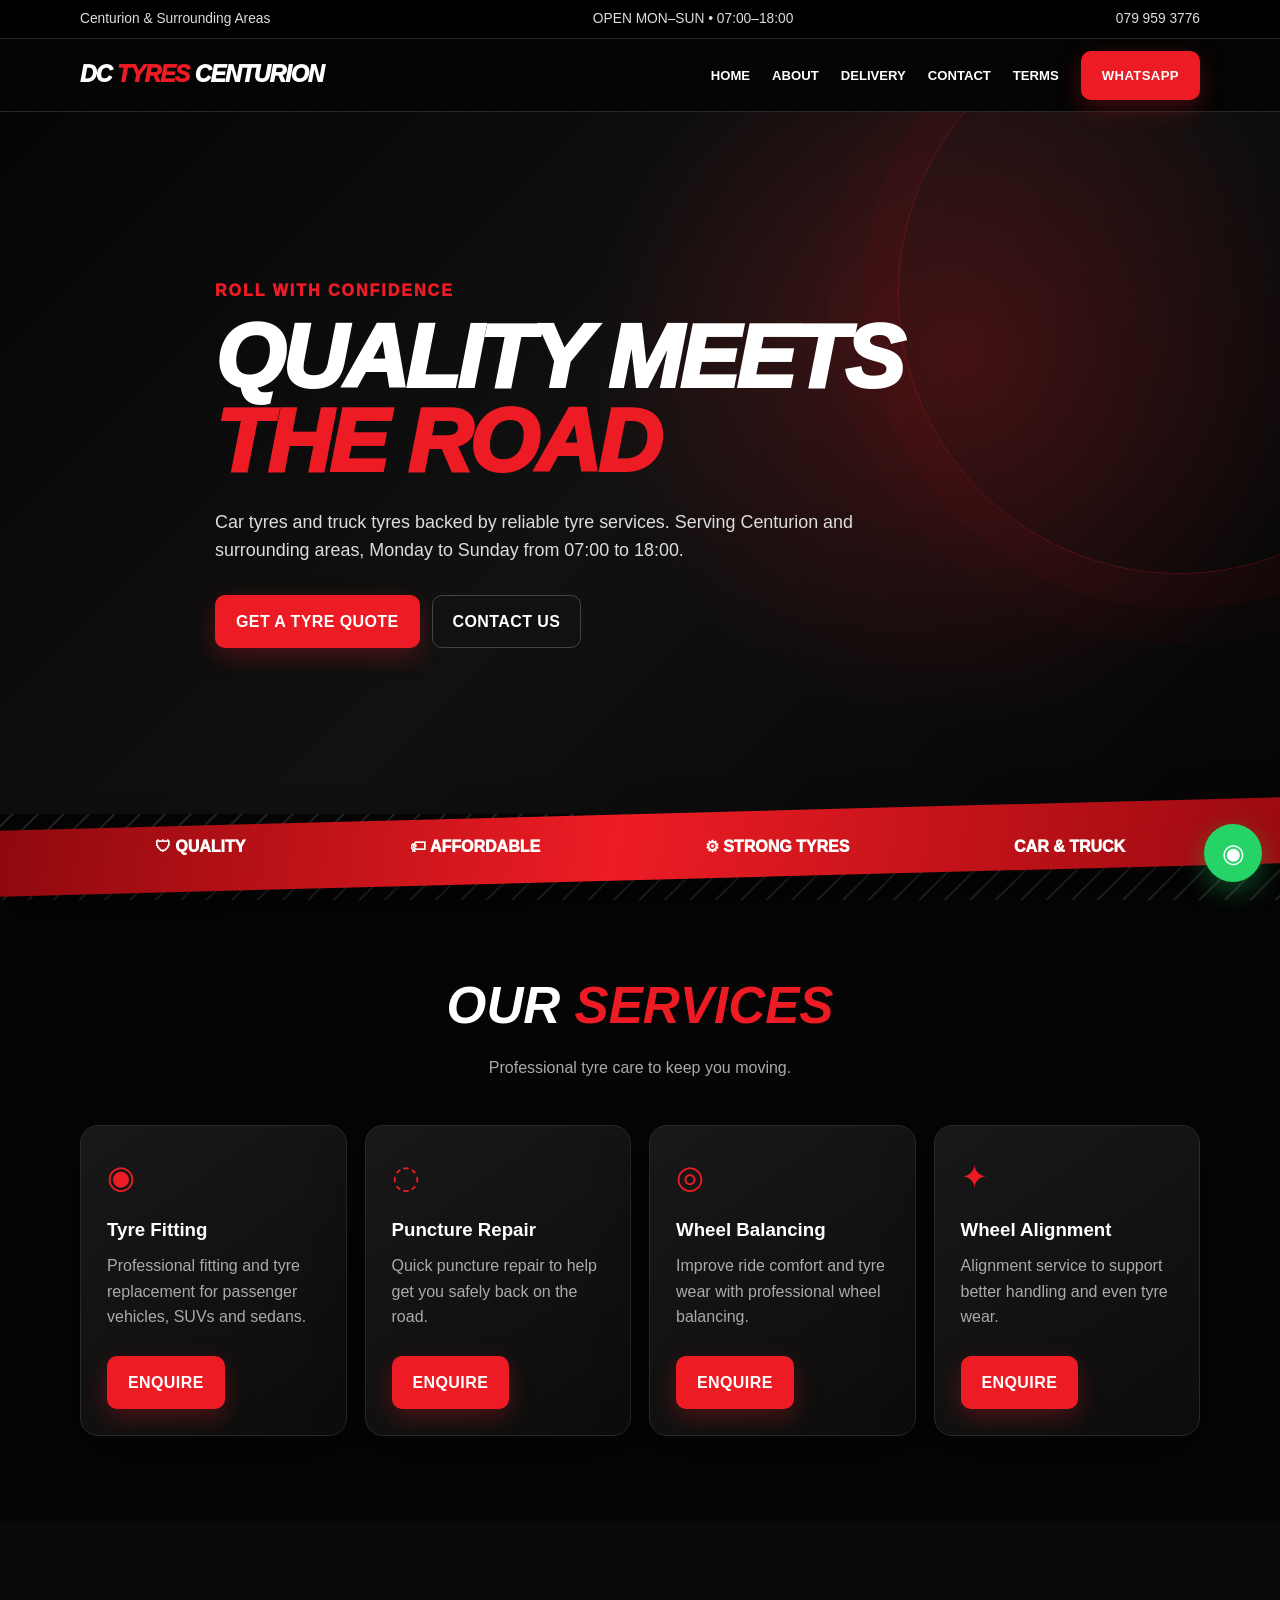
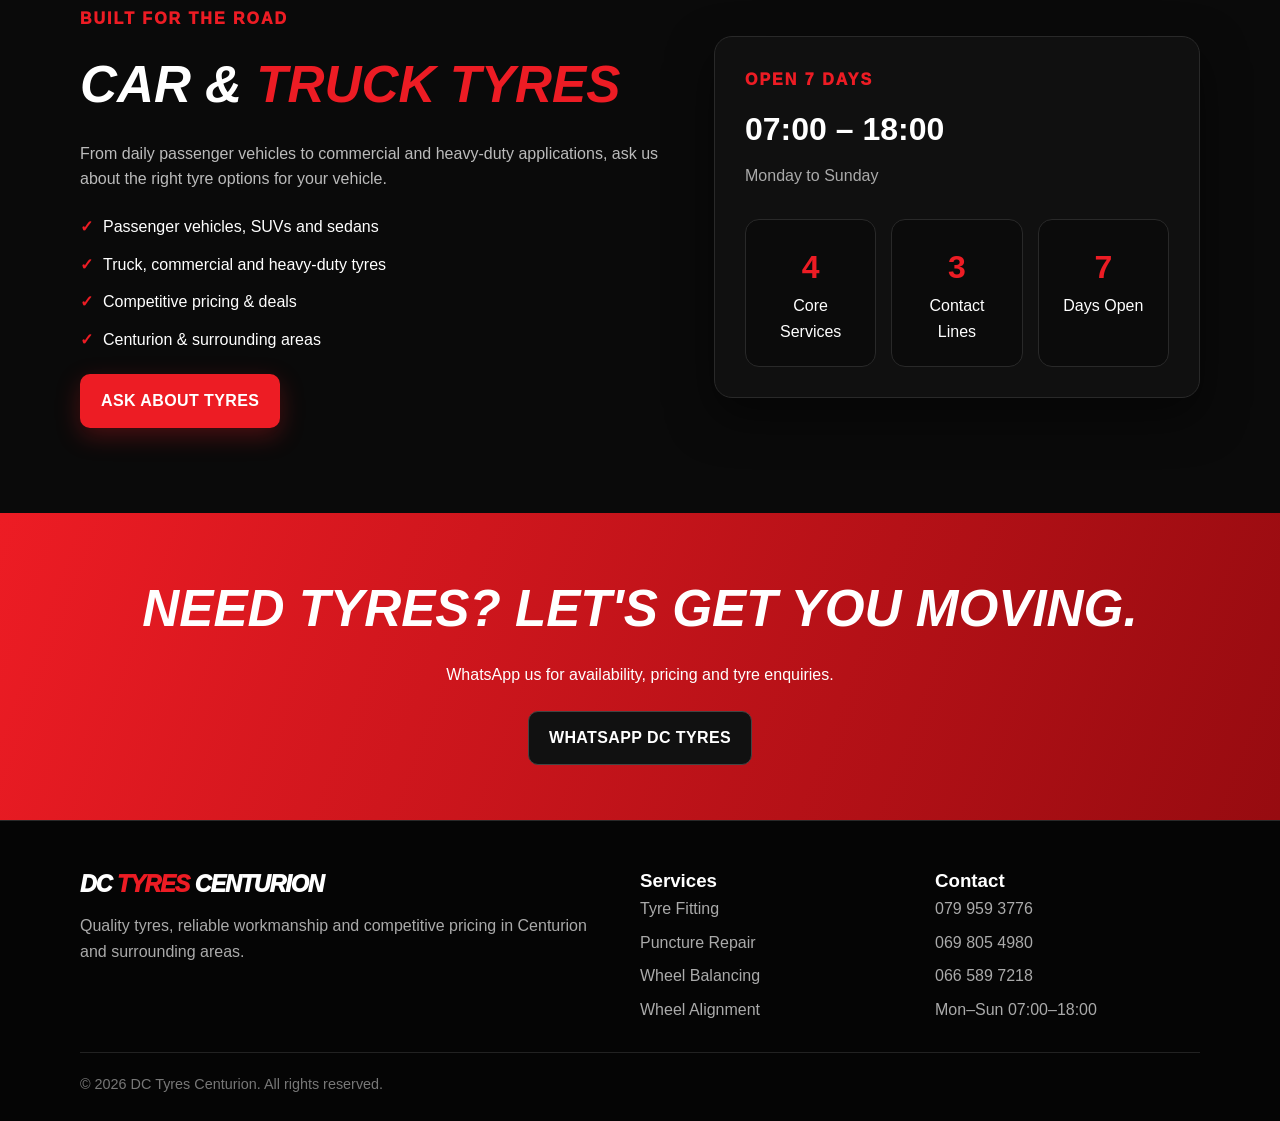
<file: index.html>
<!doctype html><html lang="en"><head><meta charset="utf-8"><meta name="viewport" content="width=device-width,initial-scale=1"><title>DC Tyres Centurion | Quality Meets The Road</title><meta name="description" content="DC Tyres Centurion - car and truck tyres, fitting, puncture repair, wheel balancing and alignment."><link rel="stylesheet" href="style.css"></head><body><div class="topbar"><div class="container"><span> Centurion & Surrounding Areas</span><span class="hide-mobile">OPEN MON–SUN • 07:00–18:00</span><span> 079 959 3776</span></div></div>
<nav class="nav"><div class="container nav-inner"><a class="logo" href="index.html">DC <span>TYRES</span> CENTURION</a><button class="menu">☰</button><div class="nav-links"><a href="index.html">Home</a><a href="about.html">About</a><a href="delivery.html">Delivery</a><a href="contact.html">Contact</a><a href="terms.html">Terms</a><a class="btn btn-red" data-wa="Hello DC Tyres Centurion, I would like to enquire about tyres.">WhatsApp</a></div></div></nav>
<header class="hero"><div class="container hero-content reveal"><div class="kicker">Roll With Confidence</div><h1>Quality Meets <span>The Road</span></h1><p>Car tyres and truck tyres backed by reliable tyre services. Serving Centurion and surrounding areas, Monday to Sunday from 07:00 to 18:00.</p><div class="buttons"><a class="btn btn-red" data-wa="Hello DC Tyres Centurion, I need a tyre quote. Please assist me with availability and pricing.">Get a Tyre Quote</a><a class="btn btn-dark" href="contact.html">Contact Us</a></div></div></header>
<div class="stripe"><div class="container stripe-inner"><span>🛡 Quality</span><span>🏷 Affordable</span><span>⚙ Strong Tyres</span><span> Car & Truck</span></div></div>
<section class="section"><div class="container"><div class="section-title reveal"><h2>Our <span>Services</span></h2><p>Professional tyre care to keep you moving.</p></div><div class="grid">
<div class="card reveal"><div class="icon">◉</div><h3>Tyre Fitting</h3><p>Professional fitting and tyre replacement for passenger vehicles, SUVs and sedans.</p><br><a class="btn btn-red" data-wa="Hello DC Tyres Centurion, I need tyre fitting and replacement.">Enquire</a></div>
<div class="card reveal"><div class="icon">◌</div><h3>Puncture Repair</h3><p>Quick puncture repair to help get you safely back on the road.</p><br><a class="btn btn-red" data-wa="Hello DC Tyres Centurion, I need a puncture repair. Please assist.">Enquire</a></div>
<div class="card reveal"><div class="icon">◎</div><h3>Wheel Balancing</h3><p>Improve ride comfort and tyre wear with professional wheel balancing.</p><br><a class="btn btn-red" data-wa="Hello DC Tyres Centurion, I need wheel balancing. Please assist with pricing and availability.">Enquire</a></div>
<div class="card reveal"><div class="icon">✦</div><h3>Wheel Alignment</h3><p>Alignment service to support better handling and even tyre wear.</p><br><a class="btn btn-red" data-wa="Hello DC Tyres Centurion, I need wheel alignment. Please assist.">Enquire</a></div>
</div></div></section>
<section class="section" style="background:#0a0a0a"><div class="container split"><div class="reveal"><div class="kicker">Built For The Road</div><h2 style="font-size:clamp(2rem,4vw,3.5rem);font-style:italic;text-transform:uppercase">Car & <span style="color:var(--red)">Truck Tyres</span></h2><p style="color:#bbb;margin-top:15px">From daily passenger vehicles to commercial and heavy-duty applications, ask us about the right tyre options for your vehicle.</p><ul class="checks"><li>Passenger vehicles, SUVs and sedans</li><li>Truck, commercial and heavy-duty tyres</li><li>Competitive pricing & deals</li><li>Centurion & surrounding areas</li></ul><a class="btn btn-red" data-wa="Hello DC Tyres Centurion, I would like to know which tyres you have available.">Ask About Tyres</a></div><div class="panel reveal"><div class="kicker">OPEN 7 DAYS</div><h3 style="font-size:2rem">07:00 – 18:00</h3><p style="color:#aaa;margin:8px 0 20px">Monday to Sunday</p><div class="stats"><div class="stat"><strong>4</strong><span>Core Services</span></div><div class="stat"><strong>3</strong><span>Contact Lines</span></div><div class="stat"><strong>7</strong><span>Days Open</span></div></div></div></div></section>
<section class="cta"><div class="container"><h2>Need Tyres? Let's Get You Moving.</h2><p style="margin:12px 0 24px">WhatsApp us for availability, pricing and tyre enquiries.</p><a class="btn btn-dark" data-wa="Hello DC Tyres Centurion, I need help choosing tyres for my vehicle.">WhatsApp DC Tyres</a></div></section><footer class="footer"><div class="container footer-grid"><div><div class="logo">DC <span>TYRES</span> CENTURION</div><p style="margin-top:10px">Quality tyres, reliable workmanship and competitive pricing in Centurion and surrounding areas.</p></div><div><h3>Services</h3><ul><li>Tyre Fitting</li><li>Puncture Repair</li><li>Wheel Balancing</li><li>Wheel Alignment</li></ul></div><div><h3>Contact</h3><ul><li>079 959 3776</li><li>069 805 4980</li><li>066 589 7218</li><li>Mon–Sun 07:00–18:00</li></ul></div></div><div class="container copyright">© 2026 DC Tyres Centurion. All rights reserved.</div></footer><a class="float-wa" data-wa="Hello DC Tyres Centurion, I need help with my tyres.">◉</a><script src="script.js"></script></body></html>
</file>
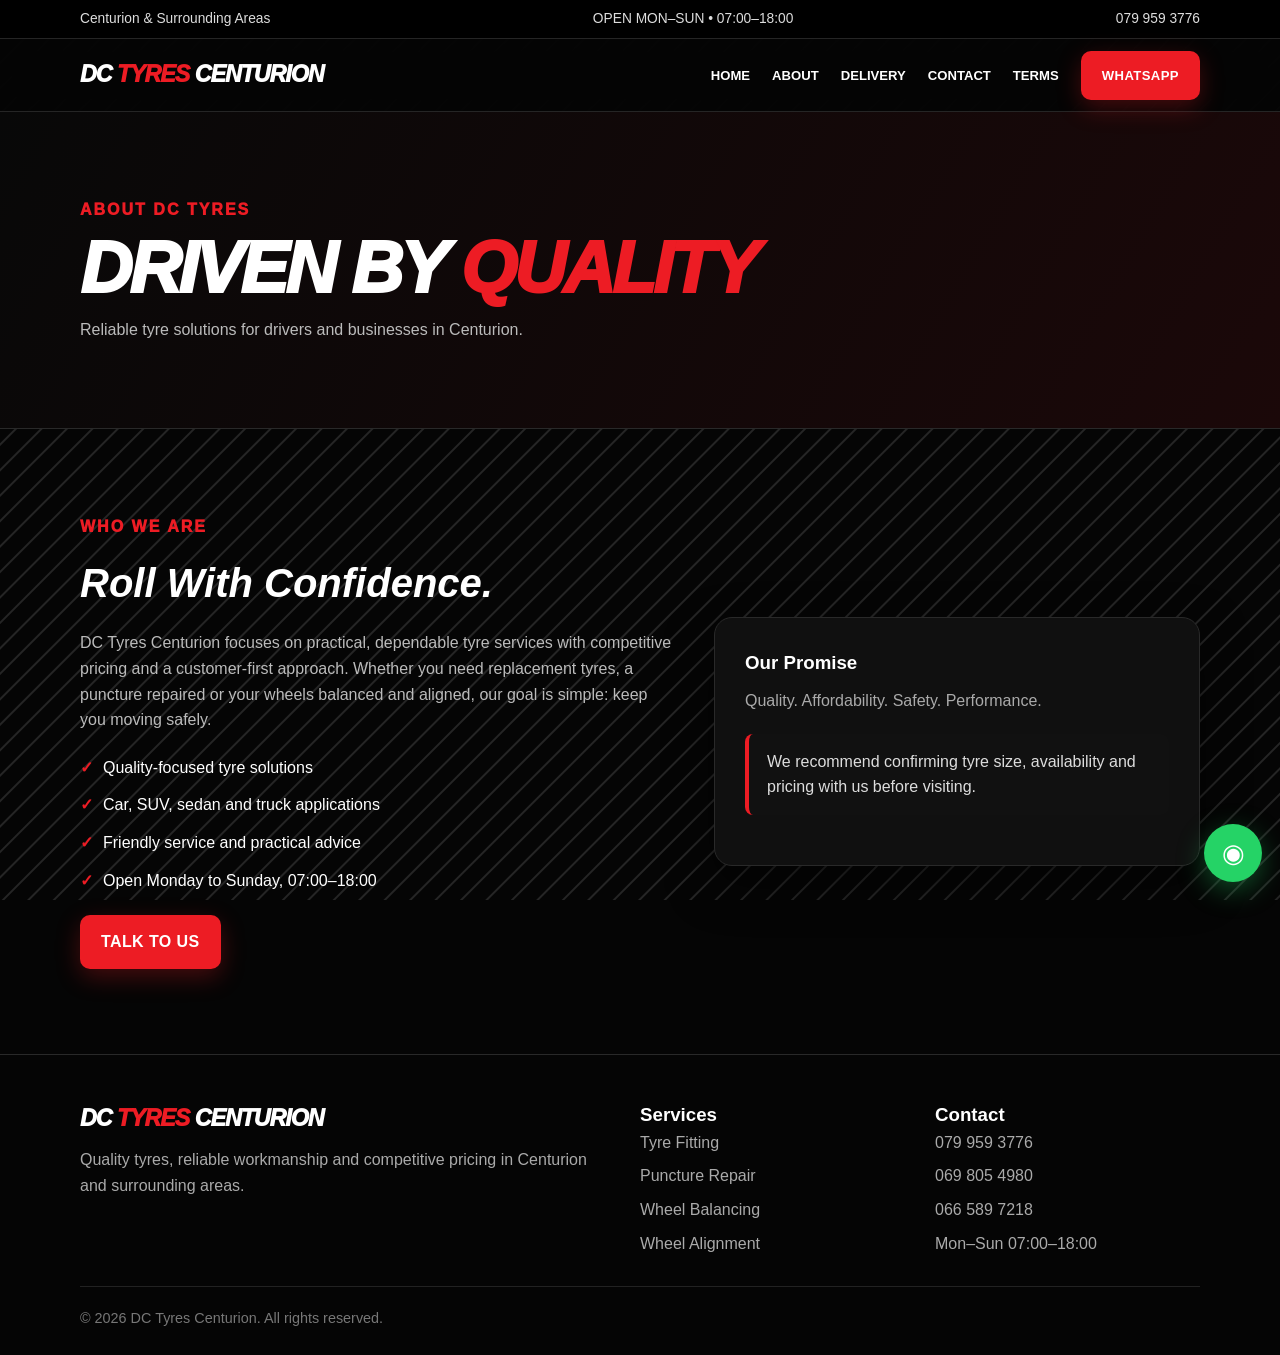
<file: about.html>
<!doctype html><html lang="en"><head><meta charset="utf-8"><meta name="viewport" content="width=device-width,initial-scale=1"><title>About | DC Tyres Centurion</title><link rel="stylesheet" href="style.css"></head><body><div class="topbar"><div class="container"><span> Centurion & Surrounding Areas</span><span class="hide-mobile">OPEN MON–SUN • 07:00–18:00</span><span> 079 959 3776</span></div></div>
<nav class="nav"><div class="container nav-inner"><a class="logo" href="index.html">DC <span>TYRES</span> CENTURION</a><button class="menu">☰</button><div class="nav-links"><a href="index.html">Home</a><a href="about.html">About</a><a href="delivery.html">Delivery</a><a href="contact.html">Contact</a><a href="terms.html">Terms</a><a class="btn btn-red" data-wa="Hello DC Tyres Centurion, I would like to enquire about tyres.">WhatsApp</a></div></div></nav><header class="page-hero"><div class="container reveal"><div class="kicker">About DC Tyres</div><h1>Driven By <span style="color:var(--red)">Quality</span></h1><p style="color:#bbb;margin-top:15px">Reliable tyre solutions for drivers and businesses in Centurion.</p></div></header>
<section class="section"><div class="container split"><div class="reveal"><div class="kicker">Who We Are</div><h2 style="font-size:2.5rem;font-style:italic">Roll With Confidence.</h2><p style="color:#bbb;margin:15px 0">DC Tyres Centurion focuses on practical, dependable tyre services with competitive pricing and a customer-first approach. Whether you need replacement tyres, a puncture repaired or your wheels balanced and aligned, our goal is simple: keep you moving safely.</p><ul class="checks"><li>Quality-focused tyre solutions</li><li>Car, SUV, sedan and truck applications</li><li>Friendly service and practical advice</li><li>Open Monday to Sunday, 07:00–18:00</li></ul><a class="btn btn-red" data-wa="Hello DC Tyres Centurion, I would like to speak to someone about your tyre services.">Talk To Us</a></div><div class="panel reveal"><h3>Our Promise</h3><p style="color:#aaa;margin-top:10px">Quality. Affordability. Safety. Performance.</p><div class="notice">We recommend confirming tyre size, availability and pricing with us before visiting.</div></div></div></section><footer class="footer"><div class="container footer-grid"><div><div class="logo">DC <span>TYRES</span> CENTURION</div><p style="margin-top:10px">Quality tyres, reliable workmanship and competitive pricing in Centurion and surrounding areas.</p></div><div><h3>Services</h3><ul><li>Tyre Fitting</li><li>Puncture Repair</li><li>Wheel Balancing</li><li>Wheel Alignment</li></ul></div><div><h3>Contact</h3><ul><li>079 959 3776</li><li>069 805 4980</li><li>066 589 7218</li><li>Mon–Sun 07:00–18:00</li></ul></div></div><div class="container copyright">© 2026 DC Tyres Centurion. All rights reserved.</div></footer><a class="float-wa" data-wa="Hello DC Tyres Centurion, I need help with my tyres.">◉</a><script src="script.js"></script></body></html>
</file>
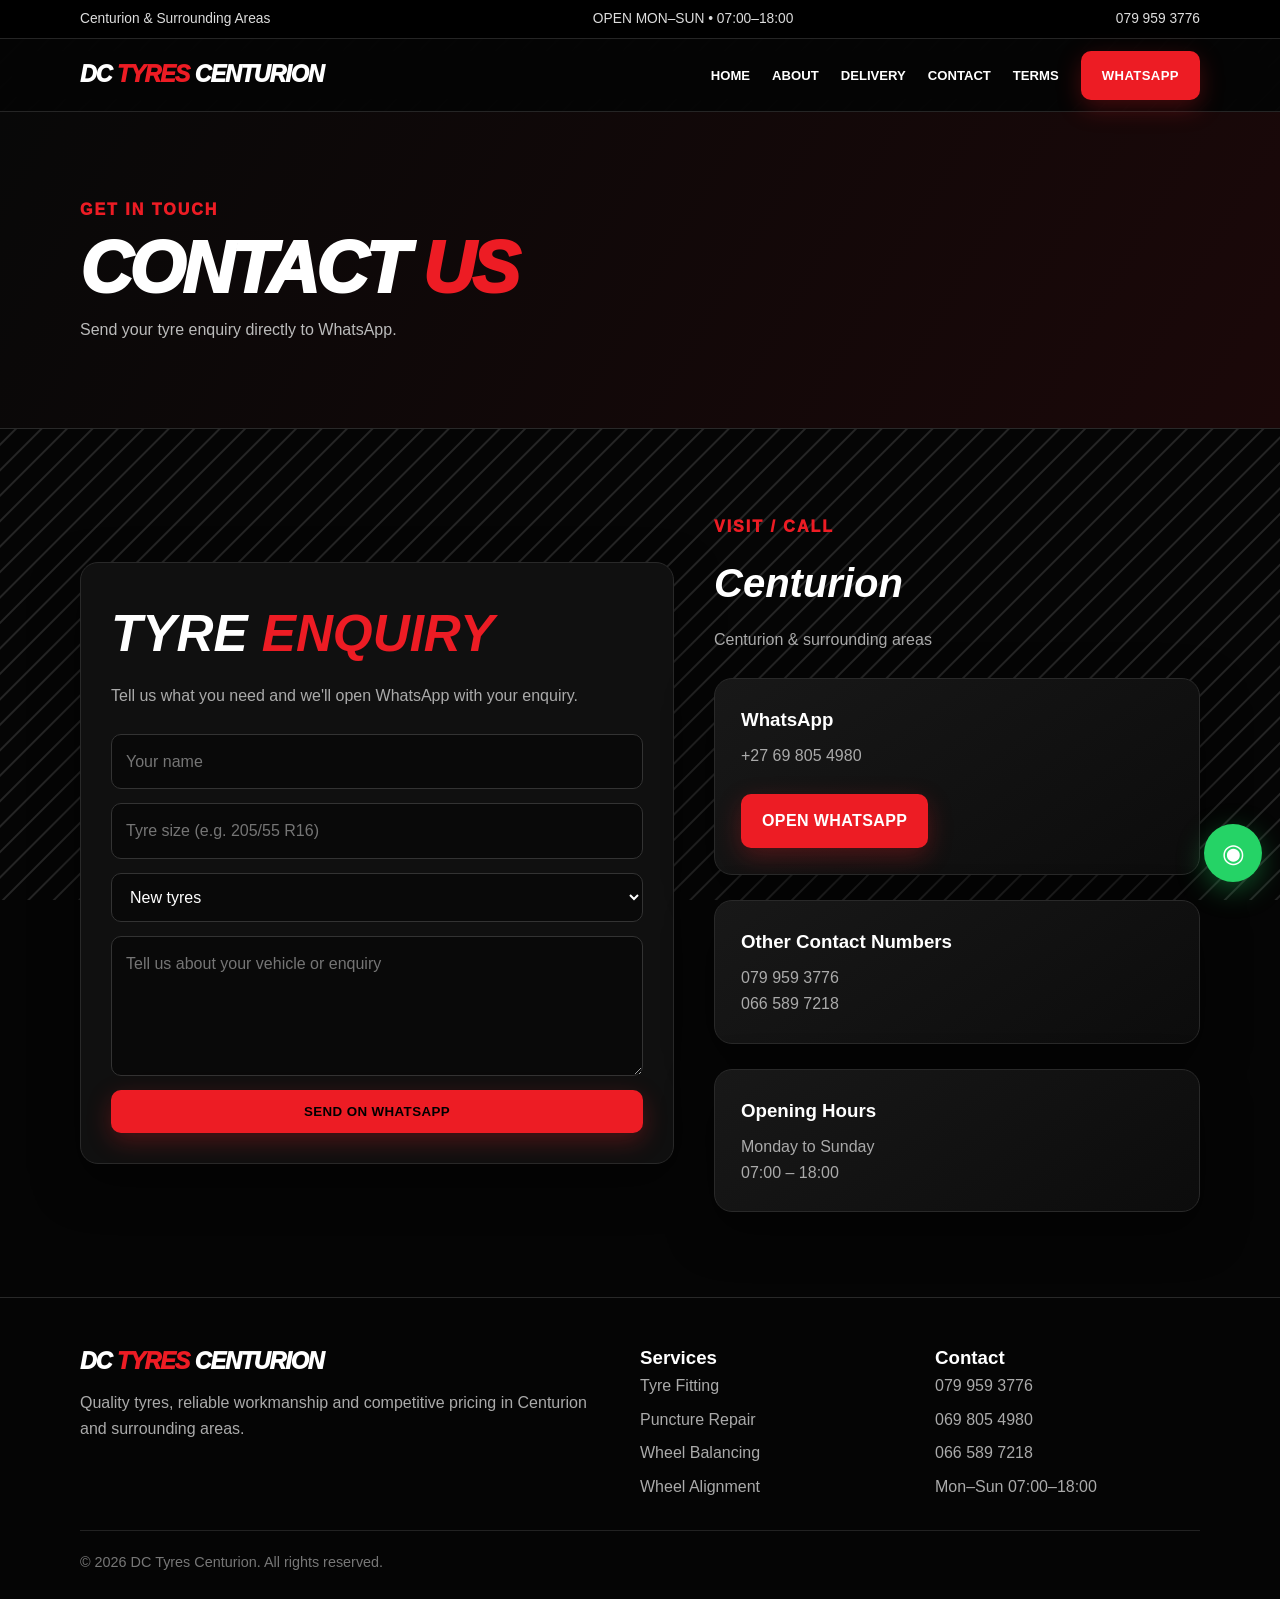
<file: contact.html>
<!doctype html><html lang="en"><head><meta charset="utf-8"><meta name="viewport" content="width=device-width,initial-scale=1"><title>Contact | DC Tyres Centurion</title><link rel="stylesheet" href="style.css"></head><body><div class="topbar"><div class="container"><span> Centurion & Surrounding Areas</span><span class="hide-mobile">OPEN MON–SUN • 07:00–18:00</span><span> 079 959 3776</span></div></div>
<nav class="nav"><div class="container nav-inner"><a class="logo" href="index.html">DC <span>TYRES</span> CENTURION</a><button class="menu">☰</button><div class="nav-links"><a href="index.html">Home</a><a href="about.html">About</a><a href="delivery.html">Delivery</a><a href="contact.html">Contact</a><a href="terms.html">Terms</a><a class="btn btn-red" data-wa="Hello DC Tyres Centurion, I would like to enquire about tyres.">WhatsApp</a></div></div></nav><header class="page-hero"><div class="container reveal"><div class="kicker">Get In Touch</div><h1>Contact <span style="color:var(--red)">Us</span></h1><p style="color:#bbb;margin-top:15px">Send your tyre enquiry directly to WhatsApp.</p></div></header>
<section class="section"><div class="container split"><div class="panel reveal"><div class="section-title" style="text-align:left;margin-bottom:25px"><h2>Tyre <span>Enquiry</span></h2><p>Tell us what you need and we'll open WhatsApp with your enquiry.</p></div><form class="form wa-form"><input name="name" placeholder="Your name"><input name="size" placeholder="Tyre size (e.g. 205/55 R16)"><select name="service"><option>New tyres</option><option>Tyre fitting & replacement</option><option>Puncture repair</option><option>Wheel balancing</option><option>Wheel alignment</option><option>Truck tyres</option><option>Other</option></select><textarea name="message" placeholder="Tell us about your vehicle or enquiry"></textarea><button class="btn btn-red" type="submit">Send On WhatsApp</button></form></div><div class="reveal"><div class="kicker">Visit / Call</div><h2 style="font-size:2.5rem;font-style:italic">Centurion</h2><p style="color:#aaa;margin:12px 0 25px">Centurion & surrounding areas</p><div class="card"><h3>WhatsApp</h3><p>+27 69 805 4980</p><br><a class="btn btn-red" data-wa="Hello DC Tyres Centurion, I would like to enquire about your tyres and services.">Open WhatsApp</a></div><br><div class="card"><h3>Other Contact Numbers</h3><p>079 959 3776<br>066 589 7218</p></div><br><div class="card"><h3>Opening Hours</h3><p>Monday to Sunday<br>07:00 – 18:00</p></div></div></div></section><footer class="footer"><div class="container footer-grid"><div><div class="logo">DC <span>TYRES</span> CENTURION</div><p style="margin-top:10px">Quality tyres, reliable workmanship and competitive pricing in Centurion and surrounding areas.</p></div><div><h3>Services</h3><ul><li>Tyre Fitting</li><li>Puncture Repair</li><li>Wheel Balancing</li><li>Wheel Alignment</li></ul></div><div><h3>Contact</h3><ul><li>079 959 3776</li><li>069 805 4980</li><li>066 589 7218</li><li>Mon–Sun 07:00–18:00</li></ul></div></div><div class="container copyright">© 2026 DC Tyres Centurion. All rights reserved.</div></footer><a class="float-wa" data-wa="Hello DC Tyres Centurion, I need help with my tyres.">◉</a><script src="script.js"></script></body></html>
</file>
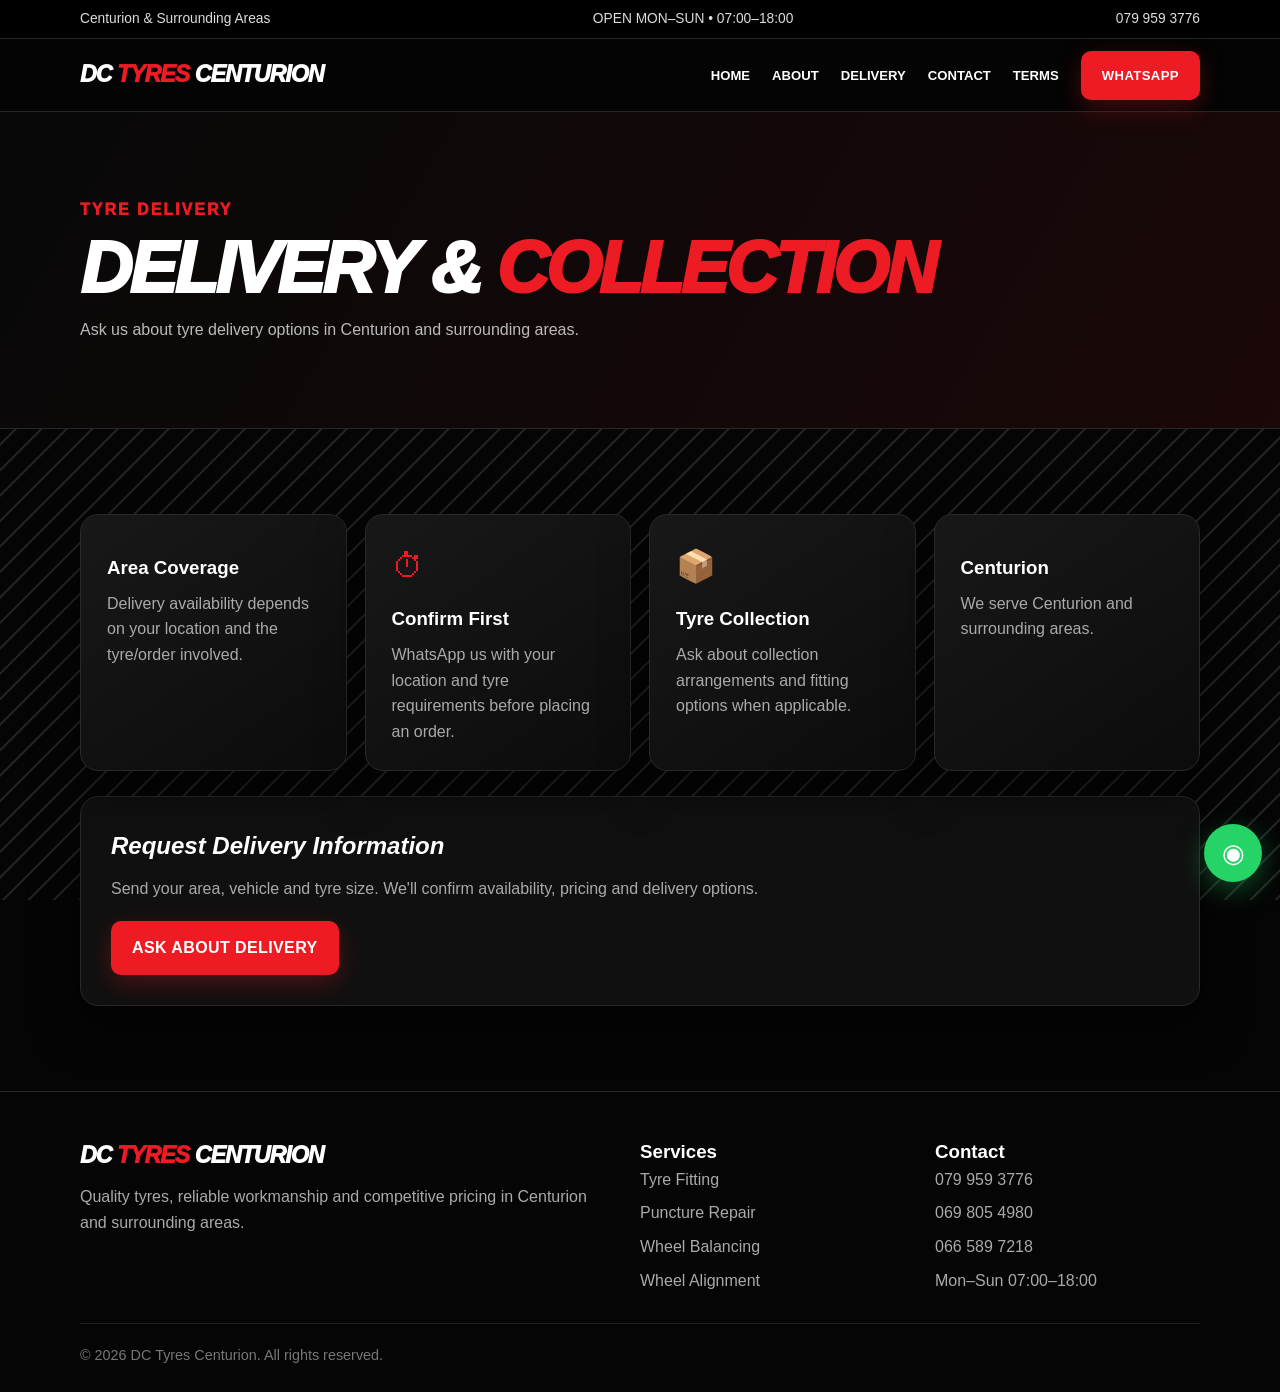
<file: delivery.html>
<!doctype html><html lang="en"><head><meta charset="utf-8"><meta name="viewport" content="width=device-width,initial-scale=1"><title>Delivery | DC Tyres Centurion</title><link rel="stylesheet" href="style.css"></head><body><div class="topbar"><div class="container"><span> Centurion & Surrounding Areas</span><span class="hide-mobile">OPEN MON–SUN • 07:00–18:00</span><span> 079 959 3776</span></div></div>
<nav class="nav"><div class="container nav-inner"><a class="logo" href="index.html">DC <span>TYRES</span> CENTURION</a><button class="menu">☰</button><div class="nav-links"><a href="index.html">Home</a><a href="about.html">About</a><a href="delivery.html">Delivery</a><a href="contact.html">Contact</a><a href="terms.html">Terms</a><a class="btn btn-red" data-wa="Hello DC Tyres Centurion, I would like to enquire about tyres.">WhatsApp</a></div></div></nav><header class="page-hero"><div class="container reveal"><div class="kicker">Tyre Delivery</div><h1>Delivery & <span style="color:var(--red)">Collection</span></h1><p style="color:#bbb;margin-top:15px">Ask us about tyre delivery options in Centurion and surrounding areas.</p></div></header>
<section class="section"><div class="container"><div class="grid"><div class="card reveal"><div class="icon"></div><h3>Area Coverage</h3><p>Delivery availability depends on your location and the tyre/order involved.</p></div><div class="card reveal"><div class="icon">⏱</div><h3>Confirm First</h3><p>WhatsApp us with your location and tyre requirements before placing an order.</p></div><div class="card reveal"><div class="icon">📦</div><h3>Tyre Collection</h3><p>Ask about collection arrangements and fitting options when applicable.</p></div><div class="card reveal"><div class="icon"></div><h3>Centurion</h3><p>We serve Centurion and surrounding areas.</p></div></div><div class="panel reveal" style="margin-top:25px"><h2 style="font-style:italic">Request Delivery Information</h2><p style="color:#aaa;margin:10px 0 20px">Send your area, vehicle and tyre size. We'll confirm availability, pricing and delivery options.</p><a class="btn btn-red" data-wa="Hello DC Tyres Centurion, I would like to ask about tyre delivery. My area is __ and my tyre size is __.">Ask About Delivery</a></div></div></section><footer class="footer"><div class="container footer-grid"><div><div class="logo">DC <span>TYRES</span> CENTURION</div><p style="margin-top:10px">Quality tyres, reliable workmanship and competitive pricing in Centurion and surrounding areas.</p></div><div><h3>Services</h3><ul><li>Tyre Fitting</li><li>Puncture Repair</li><li>Wheel Balancing</li><li>Wheel Alignment</li></ul></div><div><h3>Contact</h3><ul><li>079 959 3776</li><li>069 805 4980</li><li>066 589 7218</li><li>Mon–Sun 07:00–18:00</li></ul></div></div><div class="container copyright">© 2026 DC Tyres Centurion. All rights reserved.</div></footer><a class="float-wa" data-wa="Hello DC Tyres Centurion, I need help with my tyres.">◉</a><script src="script.js"></script></body></html>
</file>
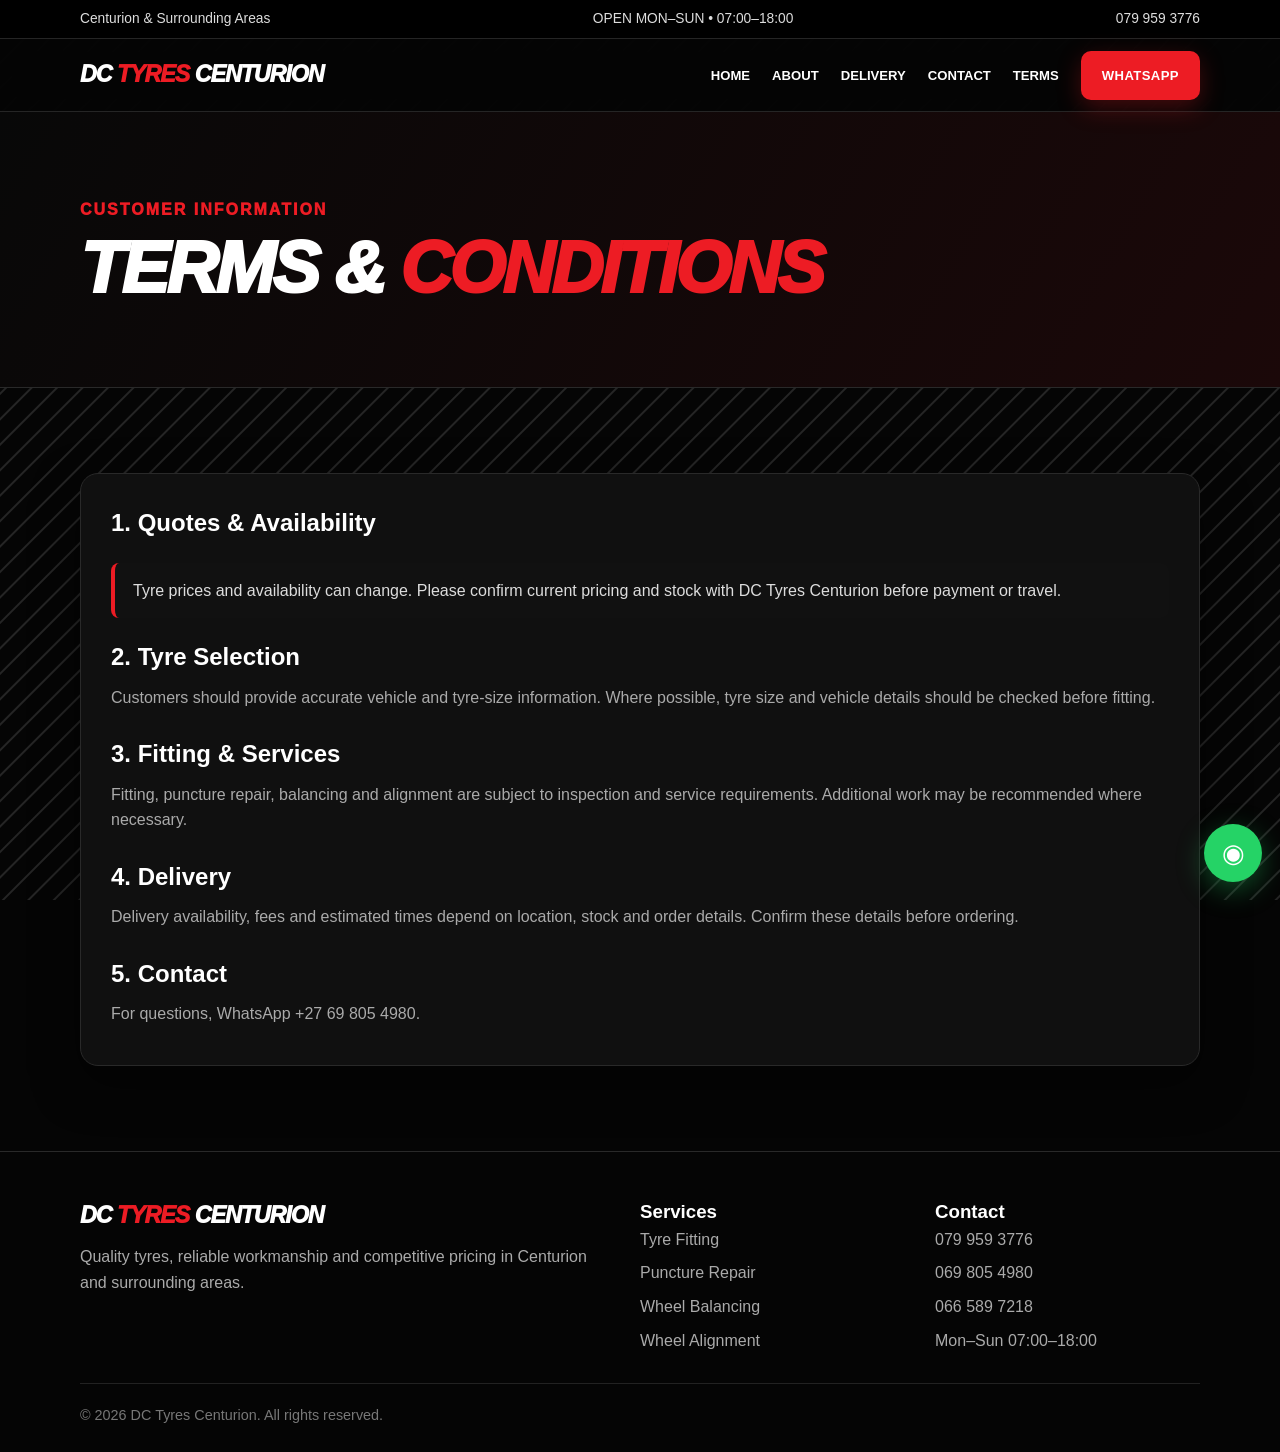
<file: terms.html>
<!doctype html><html lang="en"><head><meta charset="utf-8"><meta name="viewport" content="width=device-width,initial-scale=1"><title>Terms | DC Tyres Centurion</title><link rel="stylesheet" href="style.css"></head><body><div class="topbar"><div class="container"><span> Centurion & Surrounding Areas</span><span class="hide-mobile">OPEN MON–SUN • 07:00–18:00</span><span> 079 959 3776</span></div></div>
<nav class="nav"><div class="container nav-inner"><a class="logo" href="index.html">DC <span>TYRES</span> CENTURION</a><button class="menu">☰</button><div class="nav-links"><a href="index.html">Home</a><a href="about.html">About</a><a href="delivery.html">Delivery</a><a href="contact.html">Contact</a><a href="terms.html">Terms</a><a class="btn btn-red" data-wa="Hello DC Tyres Centurion, I would like to enquire about tyres.">WhatsApp</a></div></div></nav><header class="page-hero"><div class="container reveal"><div class="kicker">Customer Information</div><h1>Terms & <span style="color:var(--red)">Conditions</span></h1></div></header>
<section class="section"><div class="container panel reveal"><h2>1. Quotes & Availability</h2><p class="notice">Tyre prices and availability can change. Please confirm current pricing and stock with DC Tyres Centurion before payment or travel.</p><h2>2. Tyre Selection</h2><p style="color:#aaa;margin:8px 0 25px">Customers should provide accurate vehicle and tyre-size information. Where possible, tyre size and vehicle details should be checked before fitting.</p><h2>3. Fitting & Services</h2><p style="color:#aaa;margin:8px 0 25px">Fitting, puncture repair, balancing and alignment are subject to inspection and service requirements. Additional work may be recommended where necessary.</p><h2>4. Delivery</h2><p style="color:#aaa;margin:8px 0 25px">Delivery availability, fees and estimated times depend on location, stock and order details. Confirm these details before ordering.</p><h2>5. Contact</h2><p style="color:#aaa;margin:8px 0">For questions, WhatsApp +27 69 805 4980.</p></div></section><footer class="footer"><div class="container footer-grid"><div><div class="logo">DC <span>TYRES</span> CENTURION</div><p style="margin-top:10px">Quality tyres, reliable workmanship and competitive pricing in Centurion and surrounding areas.</p></div><div><h3>Services</h3><ul><li>Tyre Fitting</li><li>Puncture Repair</li><li>Wheel Balancing</li><li>Wheel Alignment</li></ul></div><div><h3>Contact</h3><ul><li>079 959 3776</li><li>069 805 4980</li><li>066 589 7218</li><li>Mon–Sun 07:00–18:00</li></ul></div></div><div class="container copyright">© 2026 DC Tyres Centurion. All rights reserved.</div></footer><a class="float-wa" data-wa="Hello DC Tyres Centurion, I need help with my tyres.">◉</a><script src="script.js"></script></body></html>
</file>
<file: style.css>
:root{
  --red:#ed1c24;--red2:#b90f16;--black:#050505;--dark:#0d0d0d;
  --panel:#151515;--white:#fff;--muted:#bdbdbd;--line:#292929;
  --shadow:0 18px 45px rgba(0,0,0,.5);--radius:18px;
}
*{box-sizing:border-box;margin:0;padding:0}
html{scroll-behavior:smooth}
body{font-family:Arial,Helvetica,sans-serif;background:var(--black);color:var(--white);line-height:1.6;overflow-x:hidden}
body:before{content:"";position:fixed;inset:0;pointer-events:none;opacity:.13;background:repeating-linear-gradient(135deg,transparent 0 7px,#fff 8px 9px,transparent 10px 18px);z-index:-2}
a{color:inherit;text-decoration:none}.container{width:min(1120px,92%);margin:auto}
.topbar{background:#000;border-bottom:1px solid #252525;padding:8px 0;font-size:.86rem;color:#ddd}
.topbar .container{display:flex;justify-content:space-between;gap:15px}
.nav{position:sticky;top:0;z-index:1000;background:rgba(5,5,5,.92);backdrop-filter:blur(12px);border-bottom:1px solid #252525}
.nav-inner{min-height:72px;display:flex;align-items:center;justify-content:space-between;gap:20px}
.logo{font-weight:1000;font-style:italic;letter-spacing:-1px;font-size:1.45rem}.logo span{color:var(--red)}
.nav-links{display:flex;gap:22px;align-items:center}.nav-links a{font-weight:800;text-transform:uppercase;font-size:.82rem;transition:.25s}.nav-links a:hover{color:var(--red)}
.menu{display:none;background:none;border:1px solid #444;color:#fff;padding:9px 12px;border-radius:8px}
.btn{display:inline-flex;align-items:center;justify-content:center;gap:8px;padding:13px 20px;border-radius:10px;font-weight:900;text-transform:uppercase;letter-spacing:.4px;border:1px solid transparent;cursor:pointer;transition:.25s}
.btn-red{background:var(--red);box-shadow:0 8px 25px rgba(237,28,36,.28)}.btn-red:hover{transform:translateY(-3px);background:#ff2d34}
.btn-dark{background:#111;border-color:#444}.btn-dark:hover{border-color:var(--red);transform:translateY(-3px)}
.hero{min-height:78vh;display:grid;place-items:center;position:relative;overflow:hidden;background:
radial-gradient(circle at 75% 35%,rgba(237,28,36,.24),transparent 35%),
linear-gradient(135deg,#050505 0%,#111 50%,#050505 100%)}
.hero:after{content:"";position:absolute;width:560px;height:560px;border:1px solid rgba(237,28,36,.25);border-radius:50%;right:-180px;top:-100px;box-shadow:0 0 0 35px rgba(237,28,36,.03),0 0 0 70px rgba(237,28,36,.02)}
.hero-content{position:relative;z-index:2;padding:90px 0;max-width:850px}
.kicker{color:var(--red);font-weight:1000;text-transform:uppercase;letter-spacing:2px;margin-bottom:12px}
h1{font-size:clamp(2.6rem,7vw,5.9rem);line-height:.94;text-transform:uppercase;font-style:italic;font-weight:1000;letter-spacing:-3px}
h1 span{color:var(--red)}
.hero p{max-width:720px;color:#ddd;font-size:1.12rem;margin:24px 0 30px}
.buttons{display:flex;gap:12px;flex-wrap:wrap}
.stripe{background:linear-gradient(100deg,#8e090d,#ed1c24 48%,#9b0a10);padding:20px 0;transform:skewY(-1.5deg);box-shadow:var(--shadow)}
.stripe-inner{transform:skewY(1.5deg);display:flex;justify-content:space-around;gap:15px;flex-wrap:wrap;text-transform:uppercase;font-weight:1000}
.section{padding:85px 0}.section-title{text-align:center;margin-bottom:45px}.section-title h2{font-size:clamp(2rem,4vw,3.3rem);font-style:italic;text-transform:uppercase}.section-title h2 span{color:var(--red)}.section-title p{color:#aaa;margin-top:8px}
.grid{display:grid;grid-template-columns:repeat(4,1fr);gap:18px}
.card{background:linear-gradient(145deg,#181818,#0c0c0c);border:1px solid #292929;border-radius:var(--radius);padding:26px;box-shadow:var(--shadow);transition:.35s;position:relative;overflow:hidden}
.card:before{content:"";position:absolute;inset:0 auto auto 0;width:100%;height:3px;background:var(--red);transform:scaleX(0);transform-origin:left;transition:.35s}
.card:hover{transform:translateY(-8px);border-color:#444}.card:hover:before{transform:scaleX(1)}
.icon{font-size:2rem;color:var(--red);margin-bottom:12px}.card h3{margin-bottom:8px}.card p{color:#aaa}
.split{display:grid;grid-template-columns:1.1fr .9fr;gap:40px;align-items:center}
.panel{background:#101010;border:1px solid #292929;border-radius:var(--radius);padding:30px;box-shadow:var(--shadow)}
.checks{display:grid;gap:12px;margin:22px 0}.checks li{list-style:none}.checks li:before{content:"✓";color:var(--red);font-weight:1000;margin-right:10px}
.stats{display:grid;grid-template-columns:repeat(3,1fr);gap:15px;margin-top:30px}.stat{background:#0b0b0b;border:1px solid #292929;padding:22px;border-radius:14px;text-align:center}.stat strong{display:block;font-size:2rem;color:var(--red)}
.cta{background:linear-gradient(110deg,#ed1c24,#970b10);padding:55px 0;text-align:center}.cta h2{font-size:clamp(2rem,4vw,3.4rem);font-style:italic;text-transform:uppercase}
.form{display:grid;gap:14px}.form input,.form textarea,.form select{width:100%;padding:14px;background:#090909;border:1px solid #333;border-radius:10px;color:#fff;font:inherit}.form textarea{min-height:140px;resize:vertical}
.footer{padding:45px 0 25px;background:#050505;border-top:1px solid #292929}.footer-grid{display:grid;grid-template-columns:2fr 1fr 1fr;gap:30px}.footer p,.footer li{color:#aaa}.footer ul{list-style:none;display:grid;gap:8px}.copyright{margin-top:30px;padding-top:20px;border-top:1px solid #222;color:#777;font-size:.9rem}
.float-wa{position:fixed;right:18px;bottom:18px;width:58px;height:58px;border-radius:50%;display:grid;place-items:center;background:#25d366;color:#fff;font-size:1.65rem;z-index:999;box-shadow:0 8px 28px rgba(37,211,102,.35);animation:pulse 2s infinite}
.page-hero{padding:85px 0;background:linear-gradient(120deg,#080808,#1b0809);border-bottom:1px solid #292929}.page-hero h1{font-size:clamp(2.5rem,6vw,4.5rem)}
.notice{padding:15px 18px;border-left:4px solid var(--red);background:#111;color:#ddd;border-radius:8px;margin:20px 0}
.reveal{opacity:0;transform:translateY(28px);transition:opacity .7s ease,transform .7s ease}.reveal.show{opacity:1;transform:none}
@keyframes pulse{0%,100%{transform:scale(1)}50%{transform:scale(1.08)}}
@media(max-width:850px){.nav-links{display:none;position:absolute;top:72px;left:0;right:0;background:#080808;border-bottom:1px solid #292929;padding:18px;flex-direction:column;align-items:stretch}.nav-links.open{display:flex}.menu{display:block}.grid{grid-template-columns:repeat(2,1fr)}.split{grid-template-columns:1fr}.footer-grid{grid-template-columns:1fr 1fr}}
@media(max-width:560px){.topbar .container{justify-content:center;text-align:center}.topbar .hide-mobile{display:none}.hero-content{padding:70px 0}.hero{min-height:70vh}h1{letter-spacing:-1.5px}.grid,.stats,.footer-grid{grid-template-columns:1fr}.section{padding:65px 0}.buttons .btn{width:100%}.card{padding:22px}}
</file>
